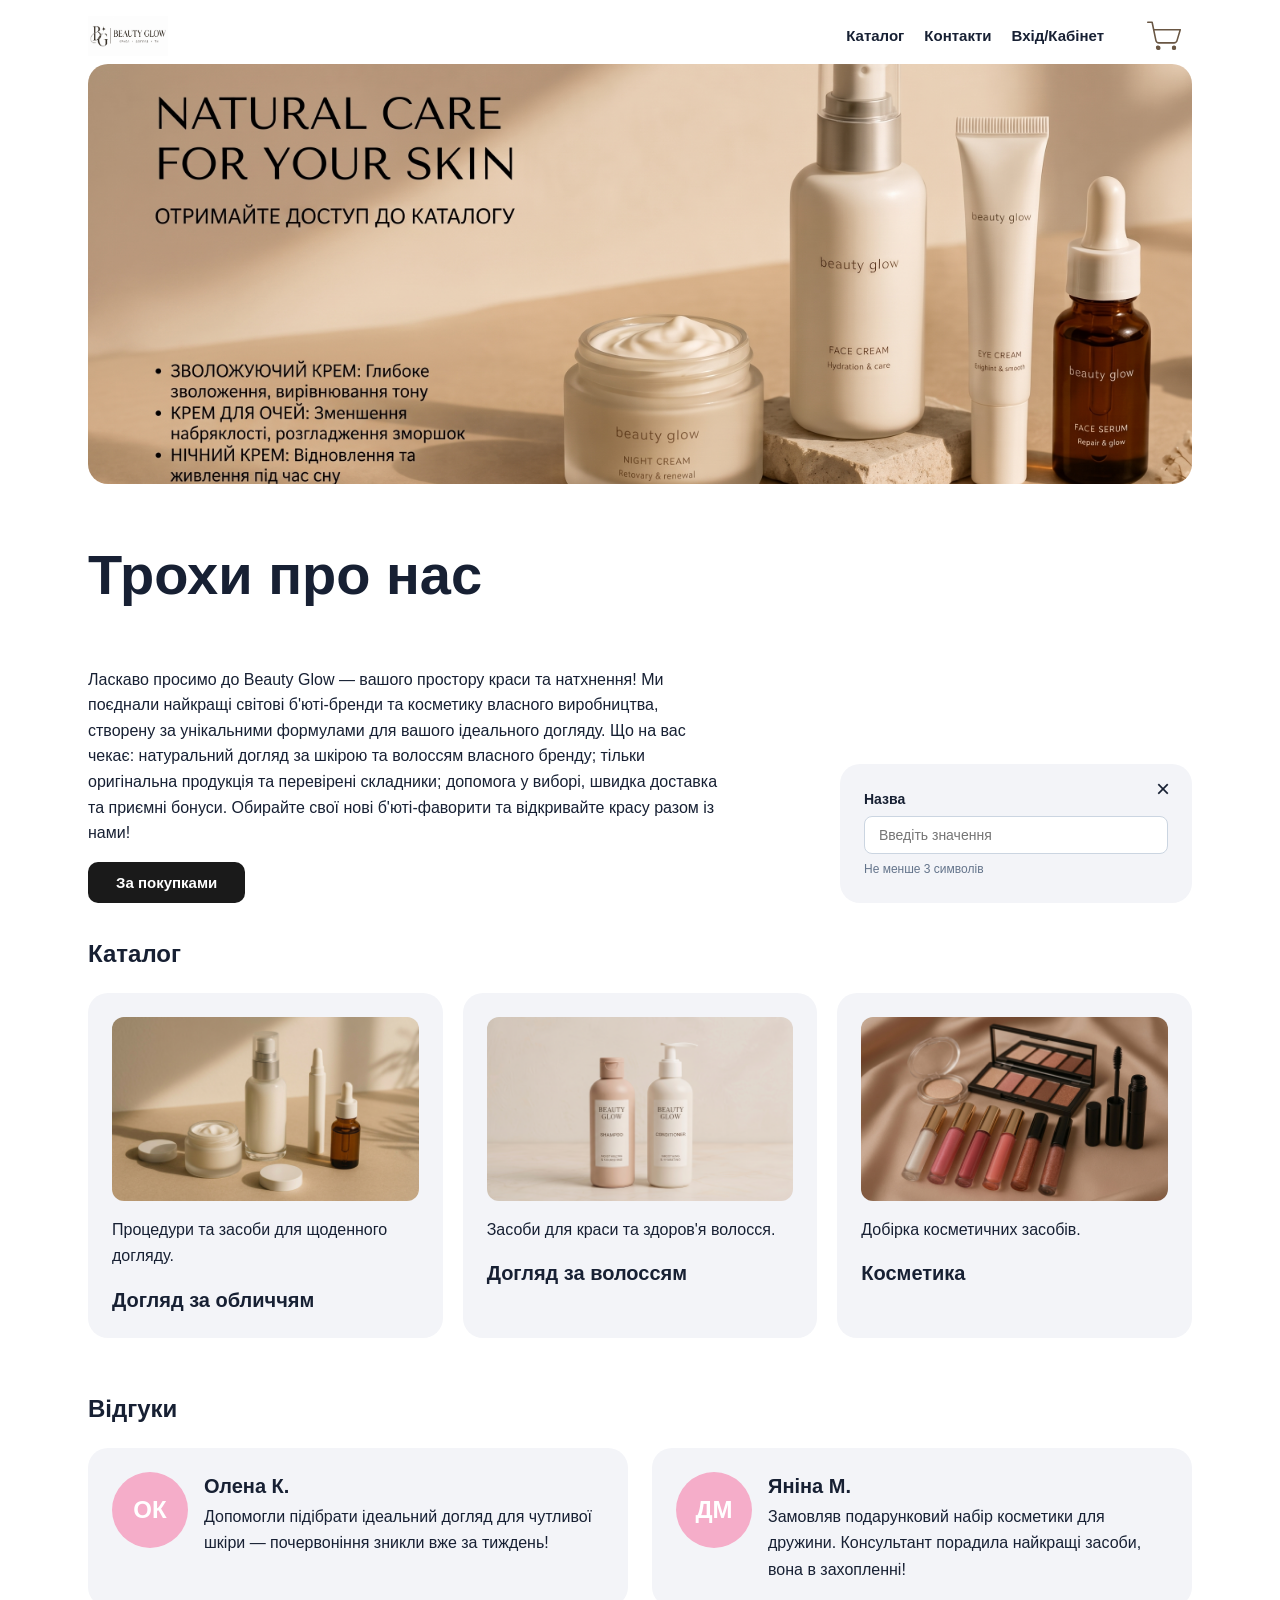
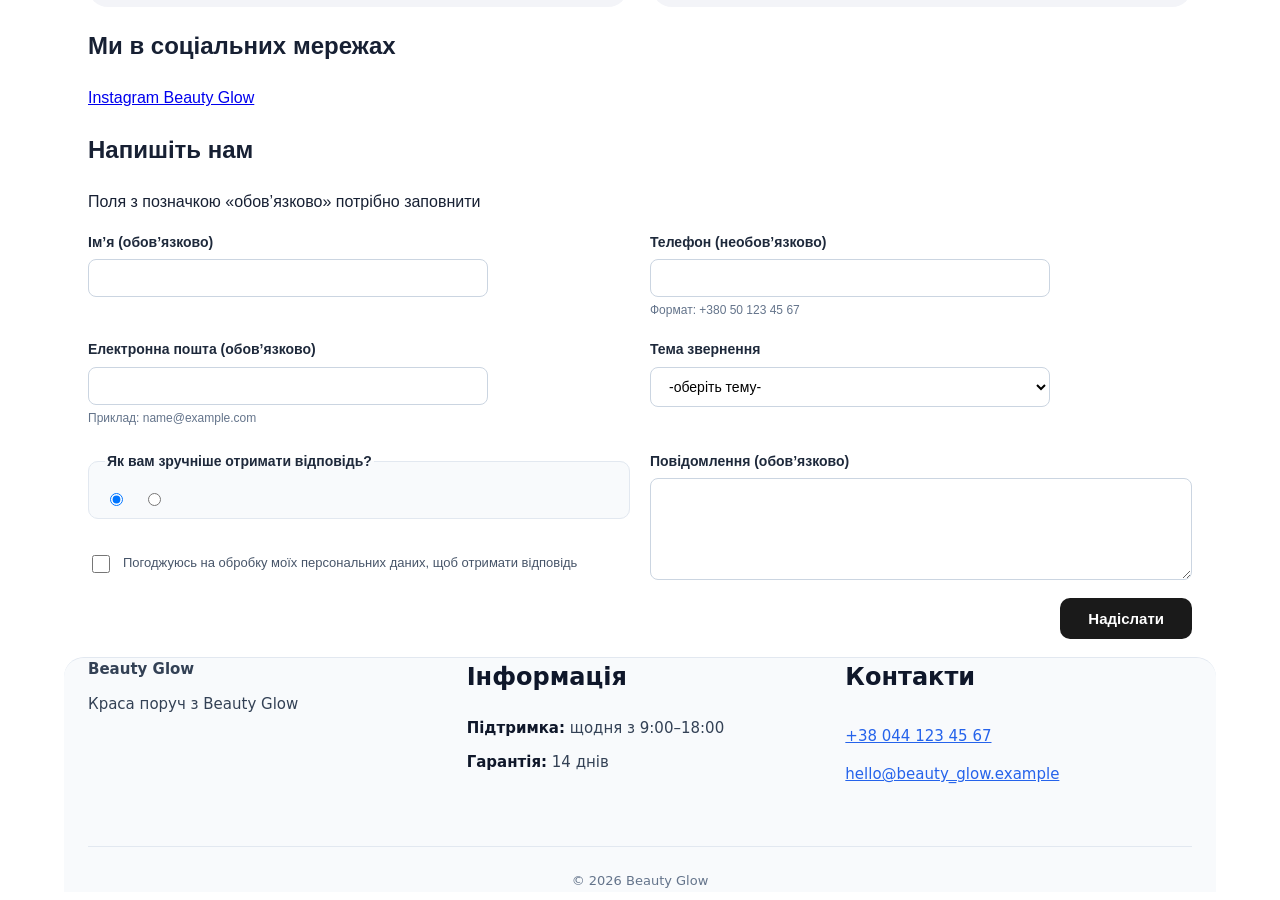
<file: index.html>
<!doctype html>
<html lang="uk">
  <head>
    <meta charset="UTF-8" />
    <meta name="viewport" content="width=device-width, initial-scale=1" />
    <title>Beauty Glow</title>
    <link rel="stylesheet" href="css/style.css" />
  </head>

  <body>
   <header>
      <a href="#top" aria-label="Beauty Glow — на головну">
        <img src="logo.png" alt="Логотип Beauty Glow" width="80" height="40" />
      </a>

      <nav aria-label="Головне меню">
        <ul>
          <li><a href="#catalog">Каталог</a></li>
          <li><a href="#contact">Контакти</a></li>
          <li><a href="#login">Вхід/Кабінет</a></li>
        </ul>
      </nav>

      <button
        type="button"
        aria-label="Відкрити кошик"
        class="cart-btn"
        onclick="location.href = 'koshyk.html'"
      >
        <img src="cart-icon.svg" alt="" />
      </button>
    </header>
    <main>
      <section class="hero-section">
        <div class="hero-image">
          <video
            autoplay
            muted
            loop
            playsinline
            poster="img/promo-poster.jpg"
            width="800"
            height="450"
          >
            <source src="promo.mp4" type="video/mp4" />
          </video>
        </div>
        <div class="hero-content">
          <h1>Трохи про нас</h1>
          <p>
            Ласкаво просимо до Beauty Glow — вашого простору краси та натхнення!
            Ми поєднали найкращі світові б'юті-бренди та косметику власного
            виробництва, створену за унікальними формулами для вашого ідеального
            догляду. Що на вас чекає: натуральний догляд за шкірою та волоссям
            власного бренду; тільки оригінальна продукція та перевірені
            складники; допомога у виборі, швидка доставка та приємні бонуси.
            Обирайте свої нові б'юті-фаворити та відкривайте красу разом із
            нами!
          </p>
          <button type="button" class="btn-primary">За покупками</button>
        </div>

        <div
          id="login-dialog"
          class="floating-box"
          role="dialog"
          aria-label="Форма входу"
        >
          <button type="button" aria-label="Закрити вікно" class="close-btn">
            ×
          </button>
          <form action="/submit" method="post">
            <label for="input-name">Назва</label>
            <input
              id="input-name"
              name="name"
              type="text"
              placeholder="Введіть значення"
              minlength="3"
              required
            />
            <small class="hint">Не менше 3 символів</small>
          </form>
        </div>
      </section>
      <section id="catalog" aria-labelledby="catalog-title">
        <h2 id="catalog-title">Каталог</h2>

        <article>
          <h3>Догляд за обличчям</h3>
          <figure>
            <img
              src="product1.jpg"
              alt="Флакон зволожуючої сироватки для обличчя"
              width="600"
              height="360"
              loading="lazy"
            />
            <figcaption>Процедури та засоби для щоденного догляду.</figcaption>
          </figure>
        </article>

        <article>
          <h3>Догляд за волоссям</h3>
          <figure>
            <img
              src="product2.jpg"
              alt="Набір натуральних шампунів та бальзамів"
              width="600"
              height="360"
              loading="lazy"
            />
            <figcaption>Засоби для краси та здоров'я волосся.</figcaption>
          </figure>
        </article>

        <article>
          <h3>Косметика</h3>
          <figure>
            <img
              src="product3.jpg"
              alt="Палітра декоративної косметики"
              width="600"
              height="360"
              loading="lazy"
            />
            <figcaption>Добірка косметичних засобів.</figcaption>
          </figure>
        </article>
      </section>

      <section
        id="reviews"
        aria-labelledby="reviews-title"
        class="reviews-section"
      >
        <h2 id="reviews-title">Відгуки</h2>

        <div class="reviews-grid">
          <!-- Відгук 1 -->
          <article class="review-card">
            <div class="review-avatar avatar-blue" aria-hidden="true">ОК</div>
            <div class="review-content">
              <h3 class="review-author">Олена К.</h3>
              <p class="review-text">
                Допомогли підібрати ідеальний догляд для чутливої шкіри —
                почервоніння зникли вже за тиждень!
              </p>
            </div>
          </article>

          <!-- Відгук 2 -->
          <article class="review-card">
            <div class="review-avatar avatar-green" aria-hidden="true">ДМ</div>
            <div class="review-content">
              <h3 class="review-author">Яніна М.</h3>
              <p class="review-text">
                Замовляв подарунковий набір косметики для дружини. Консультант
                порадила найкращі засоби, вона в захопленні!
              </p>
            </div>
          </article>
        </div>
      </section>

      <aside aria-label="Соціальні мережі">
        <h2>Ми в соціальних мережах</h2>
        <nav aria-label="Соціальні мережі">
          <a href="#social-instagram">Instagram Beauty Glow</a>
        </nav>
        <p id="social-instagram"></p>
      </aside>
    </main>
    <section id="contact">
      <h2>Напишіть нам</h2>
      <p>Поля з позначкою «обов’язково» потрібно заповнити</p>
      <form action="/send" method="post" id="contact-form" novalidate>
        <p>
          <label for="name">Ім’я (обов’язково)</label>
          <input
            id="name"
            name="name"
            type="text"
            autocomplete="name"
            required
            minlength="2"
            maxlength="80"
          />
        </p>

        <p>
          <label for="email">Електронна пошта (обов’язково)</label>
          <input
            id="email"
            name="email"
            type="email"
            autocomplete="email"
            required
            aria-describedby="email-hint email-error"
          />
          <small id="email-hint"> Приклад: name@example.com</small>
          <small id="email-error"></small>
        </p>

        <p>
          <label for="phone">Телефон (необов’язково)</label>
          <input
            id="phone"
            name="phone"
            type="tel"
            autocomplete="tel"
            inputmode="tel"
            pattern="/+? {0-9}{10,20}"
            aria-describedby="phone-hint"
          />
          <small id="phone-hint"> Формат: +380 50 123 45 67</small>
        </p>
        <fieldset>
          <legend>Як вам зручніше отримати відповідь?</legend>
          <input
            id="by-email"
            type="radio"
            name="reply"
            value="email"
            checked
          />
          <input id="by-phone" type="radio" name="reply" value="phone" />
        </fieldset>
        <p>
          <label for="topic">Тема звернення</label>
          <select id="topic" name="topic">
            <option value="">-оберіть тему-</option>
            <option value="pricing">Питання щодо тарифів</option>
            <option value="partner">Співпраця</option>
            <option value="other">Інше</option>
          </select>
        </p>
        <p>
          <input id="consent" name="consent" type="checkbox" required />
          <label for="consent"
            >Погоджуюсь на обробку моїх персональних даних, щоб отримати
            відповідь</label
          >
        </p>

        <p>
          <label for="message">Повідомлення (обов’язково) </label>
          <textarea
            id="message"
            name="message"
            rows="5"
            required
            minlength="10"
            maxlength="500"
          ></textarea>
        </p>
        <button type="submit">Надіслати</button>
        <p id="form-status" role="status"></p>
      </form>
      <script src="js/form.js"></script>
    </section>
    <footer class="site-footer">
      <div class="footer-cols">
        <div class="footer-col">
          <p class="logo">Beauty Glow</p>
          <p>Краса поруч з Beauty Glow</p>
        </div>
        <div class="footer-col">
          <h2 class="footer-title">Інформація</h2>
          <p><strong>Підтримка:</strong> щодня з 9:00–18:00</p>
          <p><strong>Гарантія:</strong> 14 днів</p>
        </div>
        <div class="footer-col">
          <h2 class="footer-title">Контакти</h2>
          <p>
            <a href="tel:+380441234567">+38 044 123 45 67</a><br />
            <a href="mailto:hello@beauty_glow.example"
              >hello@beauty_glow.example</a
            >
          </p>
        </div>
      </div>
      <p class="copyright">© 2026 Beauty Glow</p>
    </footer>
  </body>
</html>
</file>
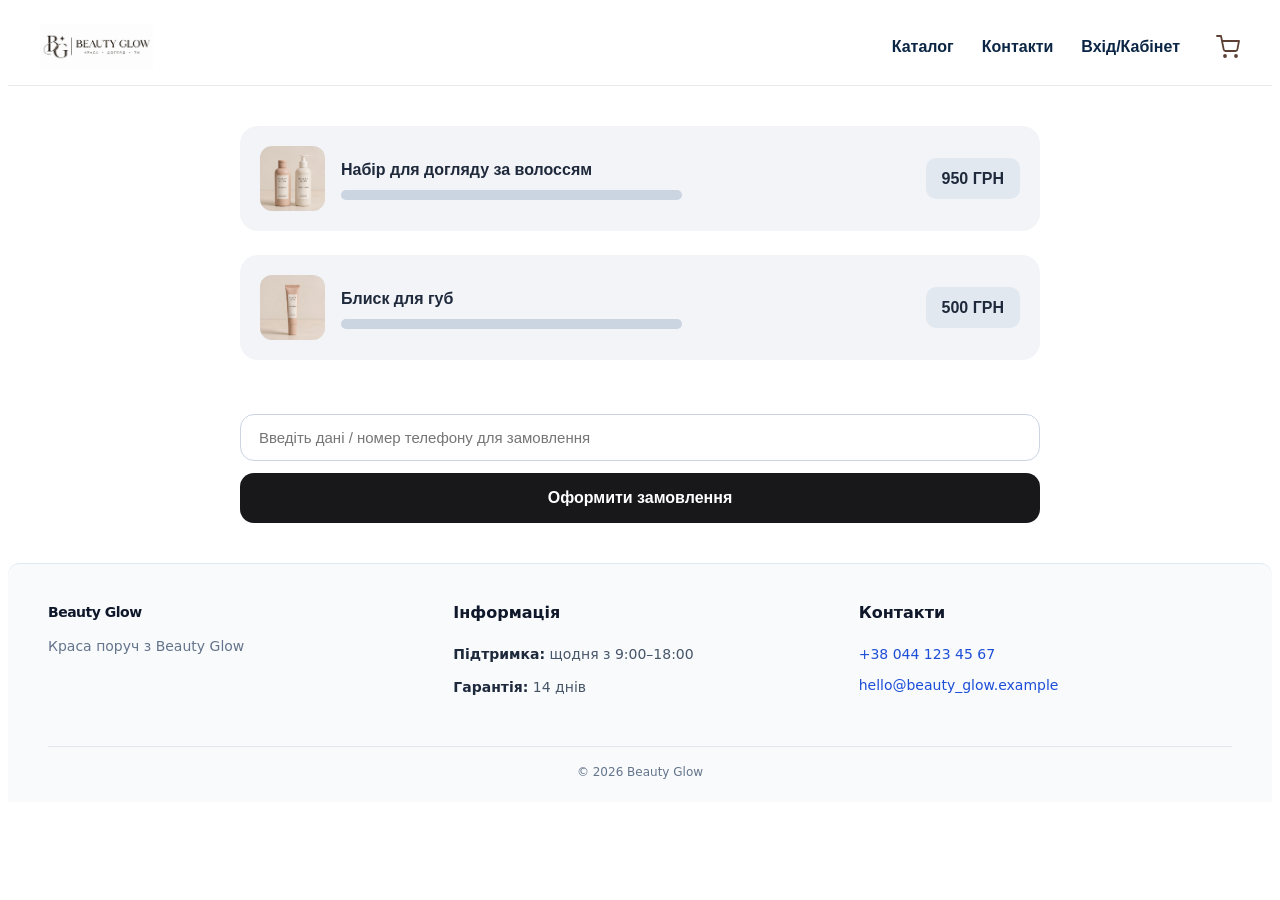
<file: koshyk.html>
<!doctype html>
<html lang="uk">
  <head>
    <meta charset="UTF-8" />
    <meta name="viewport" content="width=device-width, initial-scale=1.0" />
    <title>Кошик — Beauty Glow</title>
    <link rel="stylesheet" href="css/koshyk.css" />
  </head>
  <body>
    <header class="site-header">
      <div class="header-container">
        <a
          href="index.html"
          class="header-logo"
          aria-label="Beauty Glow — на головну"
        >
          <img src="logo.png" alt="Beauty Glow" width="160" height="40" />
        </a>

        <div class="header-actions">
          <nav class="header-nav" aria-label="Головне меню">
            <ul>
              <li><a href="index.html#catalog">Каталог</a></li>
              <li><a href="index.html#contact">Контакти</a></li>
              <li><a href="#login">Вхід/Кабінет</a></li>
            </ul>
          </nav>

          <a href="koshyk.html" class="cart-link" aria-label="Кошик">
            <svg
              width="24"
              height="24"
              viewBox="0 0 24 24"
              fill="none"
              stroke="currentColor"
              stroke-width="1.8"
              stroke-linecap="round"
              stroke-linejoin="round"
            >
              <circle cx="9" cy="21" r="1"></circle>
              <circle cx="20" cy="21" r="1"></circle>
              <path
                d="M1 1h4l2.68 13.39a2 2 0 0 0 2 1.61h9.72a2 2 0 0 0 2-1.61L23 6H6"
              ></path>
            </svg>
          </a>
        </div>
      </div>
    </header>
    <main class="cart-container">
      <div class="cart-items">
        <article class="cart-item">
          <img
            src="product2.jpg"
            alt="Набір для догляду за волоссям"
            class="item-photo"
          />
          <div class="item-info">
            <h3 class="item-title">Набір для догляду за волоссям</h3>
            <div class="skeleton-line medium"></div>
          </div>
          <div class="item-price">950 ГРН</div>
        </article>

        <article class="cart-item">
          <img src="lip_gloss.jpg" alt="Блиск для губ" class="item-photo" />
          <div class="item-info">
            <h3 class="item-title">Блиск для губ</h3>
            <div class="skeleton-line medium"></div>
          </div>
          <div class="item-price">500 ГРН</div>
        </article>
      </div>
      <form class="checkout-form" action="/checkout" method="post">
        <div class="input-group">
          <input
            type="text"
            name="customer_info"
            placeholder="Введіть дані / номер телефону для замовлення"
            required
          />
        </div>
        <button type="submit" class="submit-btn">Оформити замовлення</button>
      </form>
    </main>

    <footer class="site-footer">
      <div class="footer-cols">
        <div class="footer-col">
          <p class="logo">Beauty Glow</p>
          <p>Краса поруч з Beauty Glow</p>
        </div>
        <div class="footer-col">
          <h2 class="footer-title">Інформація</h2>
          <p><strong>Підтримка:</strong> щодня з 9:00–18:00</p>
          <p><strong>Гарантія:</strong> 14 днів</p>
        </div>
        <div class="footer-col">
          <h2 class="footer-title">Контакти</h2>
          <p>
            <a href="tel:+380441234567">+38 044 123 45 67</a><br />
            <a href="mailto:hello@beauty_glow.example"
              >hello@beauty_glow.example</a
            >
          </p>
        </div>
      </div>
      <p class="copyright">© 2026 Beauty Glow</p>
    </footer>
  </body>
</html>
</file>
<file: css/style.css>
input:user-invalid,
textarea:user-invalid {
    border: 2px solid #c0392b
}

input:focus-visible,
textarea:focus-visible,
button:focus-visible {
    outline: 3px solid #2b4fe0;
    outline-offset: 2px
}

/* Шапка */
header {
    display: flex;
    align-items: center;
    gap: 2rem;
    padding: 1rem 0;
}

header>a:first-child {
    display: flex;
    margin-right: auto;
}

header nav ul {
    display: flex;
    align-items: center;
    gap: 1.5rem;
    margin: 0;
    padding: 0;
    list-style: none;
}

header nav a {
    color: #172033;
    font-size: 15px;
    font-weight: 600;
    text-decoration: none;
}

header nav a:hover {
    text-decoration: underline;
}

.cart-btn {
    display: flex;
    align-items: center;
    justify-content: center;
    padding: 8px;
    background: transparent;
    border: 0;
    border-radius: 10px;
    cursor: pointer;
    text-decoration: none;
}

.cart-btn:hover {
    background: #f3f4f8;
}

.cart-btn img {
    display: block;
    width: 40px;
    height: 40px;
}

@media (max-width: 600px) {
    header {
        flex-wrap: wrap;
        gap: 1rem;
    }

    header nav ul {
        gap: 1rem;
    }
}

/*Базові стилі та доступність  */
input:user-invalid,
textarea:user-invalid {
    border: 2px solid #c0392b;
}

input:focus-visible,
textarea:focus-visible,
button:focus-visible,
a:focus-visible {
    outline: 3px solid #2b4fe0;
    outline-offset: 2px;
}
/* Каталог: 3 картки в ряд */
#catalog {
    display: grid;
    grid-template-columns: repeat(3, minmax(0, 1fr));
    gap: 2rem;
    padding: 2rem 0;
}

#catalog h2 {
    grid-column: 1 / -1;
    margin: 0;
}

#catalog article {
    display: flex;
    flex-direction: column;
    gap: 1rem;
    min-width: 0;
    padding: 1.5rem;
    background: #f3f4f8;
    border: 0;
    border-radius: 20px;
    box-sizing: border-box;
}

#catalog article h3 {
    margin: 0;
    order: 2;
    color: #172033;
    font-size: 1.25rem;
    font-weight: 700;
    line-height: 1.4;
}

#catalog figure {
    margin: 0;
    order: 1;
}

#catalog figure img {
    display: block;
    width: 100%;
    height: auto;
    aspect-ratio: 5 / 3;
    object-fit: cover;
    border-radius: 12px;
}

#catalog figcaption {
    margin-top: 1rem;
    color: #172033;
    font-size: 1rem;
    line-height: 1.65;
}

@media (max-width: 900px) {
    #catalog {
        grid-template-columns: repeat(2, minmax(0, 1fr));
    }
}

@media (max-width: 600px) {
    #catalog {
        grid-template-columns: 1fr;
    }
}
Відгуки 
#reviews.reviews-section {
    display: block;
    width: min(100% - 40px, 1200px);
    margin: 0 auto;
    padding: 2rem 0;
    box-sizing: border-box;
}

#reviews .reviews-grid {
    display: grid;
    grid-template-columns: repeat(2, minmax(0, 1fr));
    gap: 1.5rem;
    align-items: stretch;
}

#reviews .review-card {
    display: flex;
    flex-direction: row;
    align-items: flex-start;
    gap: 1rem;
    min-width: 0;
    padding: 1.5rem;
    background: #f3f4f8;
    border: 0;
    border-radius: 20px;
    box-sizing: border-box;
}

#reviews .review-avatar {
    display: flex;
    flex: 0 0 76px;
    width: 76px;
    height: 76px;
    align-items: center;
    justify-content: center;
    border-radius: 50%;
    background-color: #F5ADC9;
    color: #ffffff;
    font-size: 1.5rem;
    font-weight: 700;
    line-height: 1;
}

#reviews .review-content {
    min-width: 0;
}

#reviews .review-author {
    margin: 0 0 0.25rem;
    color: #172033;
    font-size: 1.25rem;
    font-weight: 700;
    line-height: 1.4;
}

#reviews .review-text {
    margin: 0;
    color: #172033;
    font-size: 1rem;
    line-height: 1.65;
}

@media (max-width: 700px) {
    #reviews .reviews-grid {
        grid-template-columns: 1fr;
    }
}

@media (max-width: 420px) {
    #reviews.reviews-section {
        width: min(100% - 28px, 1200px);
    }

    #reviews .review-card {
        padding: 1rem;
        gap: 0.8rem;
    }

    #reviews .review-avatar {
        flex-basis: 58px;
        width: 58px;
        height: 58px;
        font-size: 1.15rem;
    }
}

/* Єдиний контейнер  */
header,
main,
#contact,
.site-footer {
    width: min(100% - 40px, 1440px);
    max-width: none;
    margin-left: auto;
    margin-right: auto;
    box-sizing: border-box;
}

header {
    padding-left: 0;
    padding-right: 0;
}

#contact {
    padding-left: 0;
    padding-right: 0;
}

#reviews.reviews-section {
    width: 100%;
}

.footer-cols,
.site-footer .copyright {
    max-width: none;
}

#contact-form {
    max-width: none;
}

/* Кнопка головної дії — чорна, як «Надіслати» */
.btn-primary {
    background-color: #1a1a1a;
    color: #ffffff;
    font-size: 15px;
    font-weight: 600;
    padding: 12px 28px;
    border: none;
    border-radius: 10px;
    cursor: pointer;
    transition: transform 0.1s ease, opacity 0.2s ease;
}

.btn-primary:hover {
    opacity: 0.85;
}

.btn-primary:active {
    transform: scale(0.98);
}

/* Вікно входу у стилі карток сайту */
.hero-section {
    position: relative;
}

.floating-box {
    position: absolute;
    top: 1.5rem;
    right: 0;
    width: min(100%, 22rem);
    padding: 1.5rem;
    background: #f3f4f8;
    border-radius: 20px;
    box-sizing: border-box;
}

.floating-box form {
    display: flex;
    flex-direction: column;
    gap: 0.35rem;
}

.floating-box label {
    color: #172033;
    font-size: 14px;
    font-weight: 600;
}

.floating-box input {
    width: 100%;
    padding: 10px 14px;
    font-size: 14px;
    border: 1px solid #cbd5e1;
    border-radius: 8px;
    background: #ffffff;
    box-sizing: border-box;
}

.floating-box .hint {
    color: #64748b;
    font-size: 12px;
}

.floating-box .close-btn {
    position: absolute;
    top: 0.75rem;
    right: 1rem;
    background: transparent;
    border: none;
    font-size: 1.5rem;
    line-height: 1;
    color: #172033;
    cursor: pointer;
}

@media (max-width: 900px) {
    .floating-box {
        position: static;
        margin-top: 1.5rem;
    }
}

/* Відео на всю ширину */
.hero-section {
    display: grid;
    grid-template-columns: 1fr auto;
    column-gap: 2rem;
    align-items: end;
    position: static;
}

.hero-image {
    grid-column: 1 / -1;
}

.hero-image video {
    width: 100%;
    height: 420px;
    object-fit: cover;
    object-position: center;
    display: block;
    border-radius: 20px;
}

/* Заголовок і кнопка зліва */
.hero-content {
    grid-column: 1;
    grid-row: 2;
    max-width: 40rem;
}

/* Вікно входу справа, навпроти кнопки */
.floating-box {
    grid-column: 2;
    grid-row: 2;
    justify-self: end;
    position: relative;
    top: auto;
    right: auto;
    align-self: end;
    width: 22rem;
}

@media (max-width: 900px) {
    .hero-section {
        grid-template-columns: 1fr;
    }

    .hero-content,
    .floating-box {
        grid-column: 1;
        grid-row: auto;
        width: 100%;
    }

    .floating-box {
        margin-top: 1.5rem;
    }
}
/* Єдиний стиль тексту */
html {
    font-family: Arial, Helvetica, sans-serif;
}

body,
button,
input,
select,
textarea {
    font-family: inherit;
}

body {
    color: #172033;
    line-height: 1.6;
}

h1,
h2,
h3,
p,
a,
label,
button,
figcaption {
    font-family: inherit;
}
   

   /* Налаштування сітки CSS Grid */
   #contact-form {
       display: grid;
       grid-template-columns: 1fr;
       /* 1 колонка для мобільних */
       gap: 18px 20px;
   }

   #contact-form p {
       margin: 0;
       display: flex;
       flex-direction: column;
   }

   /* Заголовки над полями */
   #contact-form label,
   #contact-form legend {
       font-size: 14px;
       font-weight: 600;
       margin-bottom: 6px;
       color: #1e293b;
   }

   /* Поля введення */
   #contact-form input[type="text"],
   #contact-form input[type="email"],
   #contact-form input[type="tel"],
   #contact-form select,
   #contact-form textarea {
       width: 100%;
       padding: 10px 14px;
       font-size: 14px;
       border: 1px solid #cbd5e1;
       border-radius: 8px;
       background-color: #ffffff;
       box-sizing: border-box;
       transition: border-color 0.2s, box-shadow 0.2s;
       outline: none;
   }

   #contact-form input[type="text"]:focus,
   #contact-form input[type="email"]:focus,
   #contact-form input[type="tel"]:focus,
   #contact-form select:focus,
   #contact-form textarea:focus {
       border-color: #1d4ed8;
       box-shadow: 0 0 0 3px rgba(29, 78, 216, 0.15);
   }

   #contact-form small {
       font-size: 12px;
       color: #64748b;
       margin-top: 4px;
   }

   /* Блок радіокнопок */
   #contact-form fieldset {
       border: 1px solid #e2e8f0;
       border-radius: 10px;
       padding: 12px 16px;
       margin: 0;
       display: flex;
       align-items: center;
       gap: 16px;
       background-color: #f8fafc;
   }

   #contact-form fieldset input[type="radio"] {
       margin-right: 4px;
       cursor: pointer;
   }

   /* Чекбокс згоди */
   #contact-form p:has(#consent) {
       flex-direction: row;
       align-items: center;
       gap: 10px;
   }

   #contact-form input[type="checkbox"] {
       width: 18px;
       height: 18px;
       accent-color: #1d4ed8;
       cursor: pointer;
   }

   #contact-form p:has(#consent) label {
       margin-bottom: 0;
       font-weight: 400;
       font-size: 13px;
       color: #475569;
       cursor: pointer;
   }

   /* Текстове поле «Повідомлення» */
   #contact-form textarea {
       min-height: 100px;
       resize: vertical;
   }

   /* Чорна кнопка «Надіслати» */
   #contact-form button[type="submit"] {
       justify-self: start;
       background-color: #1a1a1a;
       color: #ffffff;
       font-size: 15px;
       font-weight: 600;
       padding: 12px 28px;
       border: none;
       border-radius: 10px;
       cursor: pointer;
       transition: background-color 0.2s ease, transform 0.1s ease;
   }

   #contact-form button[type="submit"]:hover {
       background-color: #1a1a1a;
   }

   #contact-form button[type="submit"]:active {
       transform: scale(0.98);
   }
   /* Єдиний контейнер  */
   header,
   main,
   #contact,
   .site-footer {
       width: min(100% - 40px, 1440px);
       max-width: none;
       margin-left: auto;
       margin-right: auto;
       box-sizing: border-box;
   }

   header {
       padding-left: 0;
       padding-right: 0;
   }

   #contact {
       padding-left: 0;
       padding-right: 0;
   }

   #reviews.reviews-section {
       width: 100%;
   }

   .footer-cols,
   .site-footer .copyright {
       max-width: none;
   }

   #contact-form {
       max-width: none;
   }
  /* Сітка ПК та десктопів (ширина від 640px)*/
  @media (min-width: 640px) {
      #contact-form {
          grid-template-columns: 1fr 1fr;
          
      }

      
      #contact-form p:has(#name) {
          grid-column: 1;
          grid-row: 1;
      }

      #contact-form p:has(#phone) {
          grid-column: 2;
          grid-row: 1;
      }

      
      #contact-form p:has(#email) {
          grid-column: 1;
          grid-row: 2;
      }

      #contact-form p:has(#topic) {
          grid-column: 2;
          grid-row: 2;
      }

      /*  Радіокнопки зліва, Повідомлення справа  */
      #contact-form fieldset {
          grid-column: 1;
          grid-row: 3;
          align-self: start;
      }

      #contact-form p:has(#message) {
          grid-column: 2;
          grid-row: 3 / span 2;
      }

      /*  Чекбокс під радіокнопками зліва */
      #contact-form p:has(#consent) {
          grid-column: 1;
          grid-row: 4;
      }

      /*  Кнопка «Надіслати» справа під Повідомленням  */
      #contact-form button[type="submit"] {
          grid-column: 2;
          grid-row: 5;
          justify-self: end;
      }

      #form-status {
          grid-column: span 2;
      }
  }

  .site-footer {
      margin-top: 40px;
      padding: 36px 40px 20px;
      background: #f8fafc;
      border-top: 1px solid #e2e8f0;
      border-radius: 12px 12px 0 0;
      box-sizing: border-box;

      font-family: system-ui, -apple-system, BlinkMacSystemFont,
          "Segoe UI", Roboto, sans-serif;
      color: #1e293b;
  }

  /*Підвал */
  .site-footer {
      margin-top: 60px;
      padding: 60px 40px 30px;
      background-color: #f8fafc;
      border-radius: 20px 20px 0 0;
      box-sizing: border-box;
      font-family: system-ui, -apple-system, BlinkMacSystemFont, "Segoe UI", Roboto, sans-serif;
      color: #1e293b;
  }

  /* Сітка з 3 колонок */
  .site-footer .footer-cols {
      display: grid;
      grid-template-columns: repeat(3, 1fr);
      gap: 32px;
      align-items: start;
  }

  /* Логотип та слоган */
  .site-footer .logo {
      margin: 0 0 24px 0;
      color: #1e293b;
      font-size: 16px;
      font-weight: 600;
  }

  .site-footer .footer-cols>div:first-child p:last-child {
      margin: 0;
      color: #334155;
      font-size: 15px;
  }

  /* Заголовки Другої та Третьої колонок */
  .site-footer .footer-title {
      margin: 0 0 20px 0;
      color: #0f172a;
      font-size: 24px;
      font-weight: 700;
  }

  /* Текст та посилання в колонках */
  .site-footer .footer-cols p {
      margin: 0 0 12px 0;
      font-size: 15px;
      color: #334155;
      line-height: 1.5;
  }

  .site-footer strong {
      color: #0f172a;
      font-weight: 600;
  }

  .site-footer a {
      color: #2563eb;
      text-decoration: underline;
  }

  .site-footer a:hover {
      color: #1d4ed8;
  }

  /* Нижній рядок  */
  .site-footer .copyright {
      margin: 40px 0 0 0;
      padding-top: 24px;
      border-top: 1px solid #e2e8f0;
      color: #64748b;
      font-size: 13px;
      text-align: center;
  }

  /* Адаптивність для мобільних пристроїв */
  @media (max-width: 768px) {
      .site-footer .footer-cols {
          grid-template-columns: 1fr;
          gap: 24px;
      }
  }
  .container,
  header,
  main,
  #contact,
  .site-footer {
      max-width: 72rem;
      margin: 0 auto;
      padding: 0 1rem;
      box-sizing: border-box;
  }

  @media (min-width: 48rem) {

      .container,
      header,
      main,
      #contact,
      .site-footer {
          padding: 0 1.5rem;
      }
  }

  /*  Шапка й меню */
  .header-inner,
  header,
  .site-header .header-container {
      display: flex;
      flex-wrap: wrap;
      justify-content: space-between;
      align-items: center;
      gap: 0.5rem 2rem;
  }

  .menu,
  header nav ul,
  .header-nav ul {
      display: flex;
      flex-wrap: wrap;
      gap: 0 1.25rem;
      list-style: none;
      margin: 0;
      padding: 0;
  }

  .menu a,
  header nav a,
  .header-nav a {
      display: inline-block;
      padding: 0.5rem 0;
      min-width: 1.5rem;
     
      min-height: 1.5rem;
     
  }

  /*  Перший екран */
  .hero-section {
      display: grid;
      grid-template-columns: 1fr auto;
      column-gap: 2rem;
      align-items: end;
  }

  .hero-image {
      grid-column: 1 / -1;
  }

  .hero-image video {
      width: 100%;
      height: 420px;
      object-fit: cover;
      object-position: center;
      display: block;
      border-radius: 20px;
  }

  .hero-content {
      grid-column: 1;
      grid-row: 2;
      max-width: 40rem;
  }

  .floating-box {
      grid-column: 2;
      grid-row: 2;
      justify-self: end;
      position: relative;
      align-self: end;
      width: 22rem;
  }

  @media (max-width: 56.25rem) {

      /* 900px */
      .hero-section {
          grid-template-columns: 1fr;
      }

      .hero-content,
      .floating-box {
          grid-column: 1;
          grid-row: auto;
          width: 100%;
      }

      .floating-box {
          margin-top: 1.5rem;
      }
  }

  h1 {
      font-size: clamp(1.75rem, 1rem + 4vw, 3.5rem);
  }

  /* Програма / таблиця / кошик */
  .table-wrap {
      overflow-x: auto;
  }

  .schedule {
      width: 100%;
      min-width: 40rem;
  }

  /*  Спікери / Каталог товарів */
  .speakers,
  #catalog {
      display: grid;
      grid-template-columns: 1fr;
      gap: 1.25rem;
  }

  @media (min-width: 30rem) {

      .speakers,
      #catalog {
          grid-template-columns: repeat(2, 1fr);
      }
  }

  @media (min-width: 64rem) {

      .speakers,
      #catalog {
          grid-template-columns: repeat(3, 1fr);
      }
  }

  /*  Форма */
  .field input,
  #contact-form input[type="text"],
  #contact-form input[type="email"],
  #contact-form input[type="tel"],
  #contact-form select,
  .floating-box input {
      width: 100%;
      max-width: 25rem;
      box-sizing: border-box;
  }

  /* Підвал */
  .footer-links,
  .footer-cols {
      display: flex;
      flex-wrap: wrap;
      gap: 0 1.5rem;
  }

  .footer-links a,
  .site-footer a {
      display: inline-block;
      padding: 0.5rem 0;
  }

  /* Темна тема */
  @media (prefers-color-scheme: dark) {
      :root {
          --bg: #12141b;
          --surface: #1c2030;
          --text: #e8eaf2;
          --muted: #a9aec2;
          --line: #343a4f;
          --accent: #8fa8ff;
          --accent-ink: #0c1020;
          --green: #58d3b0;
      }

      body {
          background-color: var(--bg);
          color: var(--text);
      }

      #catalog article,
      .review-card,
      .floating-box,
      .cart-item {
          background-color: var(--surface);
          color: var(--text);
      }

      h1,
      h2,
      h3,
      label,
      .site-footer .footer-title {
          color: var(--text);
      }
  }

  /* Менше руху */
  @media (prefers-reduced-motion: reduce) {
      html {
          scroll-behavior: auto;
      }

      .btn-pulse,
      .btn-primary,
      .submit-btn {
          animation: none;
          transition: none;
      }
  }

  /* Друк */
  @media print {
      :root {
          --bg: #ffffff;
          --surface: #ffffff;
          --text: #000000;
          --muted: #333333;
          --line: #999999;
          --accent: #1636b0;
          --green: #0b7a63;
      }

      nav,
      header nav,
      .hero-img,
      .hero-image video,
      .btn,
      .btn-primary,
      .cart-btn,
      #register,
      #login-dialog,
      #contact-form {
          display: none !important;
      }

      .table-wrap {
          overflow: visible;
      }

      .schedule {
          min-width: 0;
      }

      h2 {
          break-after: avoid;
      }

      tr,
      .speaker,
      #catalog article,
      .review-card {
          break-inside: avoid;
      }
  }
</file>
<file: css/koshyk.css>
@charset "UTF-8";

/* ==========================================
   Шапка сайту (Header)
   ========================================== */
.site-header {
    width: 100%;
    background-color: #ffffff;
    border-bottom: 1px solid #eaeaea;
    padding: 16px 0;
}

.header-container {
    max-width: 1200px;
    margin: 0 auto;
    padding: 0 24px;
    display: flex;
    align-items: center;
    justify-content: space-between;
}

/* Логотип */
.header-logo img {
    display: block;
    height: auto;
    max-height: 45px;
    width: auto;
    object-fit: contain;
}

/* Блок навігації та кошика */
.header-actions {
    display: flex;
    align-items: center;
    gap: 36px;
}

/* Меню посилань */
.header-nav ul {
    display: flex;
    align-items: center;
    list-style: none;
    margin: 0;
    padding: 0;
    gap: 28px;
}

.header-nav a {
    text-decoration: none;
    color: #0b2545;
    font-size: 16px;
    font-weight: 700;
    transition: color 0.2s ease;
}

.header-nav a:hover {
    color: #5c4033;
}

/* Іконка кошика */
.cart-link {
    display: inline-flex;
    align-items: center;
    justify-content: center;
    color: #5c4033;
    text-decoration: none;
    transition: transform 0.2s ease, color 0.2s ease;
}

.cart-link:hover {
    transform: scale(1.05);
    color: #3b2820;
}

/* Адаптивність для мобільних пристроїв */
@media (max-width: 768px) {
    .header-container {
        padding: 0 16px;
    }

    .header-actions {
        gap: 16px;
    }

    .header-nav ul {
        gap: 14px;
    }

    .header-nav a {
        font-size: 14px;
    }
}

/* ==========================================
   Загальний контейнер кошика
   ========================================== */
.cart-container {
    max-width: 800px;
    margin: 40px auto;
    padding: 0 20px;
    display: flex;
    flex-direction: column;
    gap: 20px;
}

/* Окремі картки товарів */
.cart-item {
    display: flex;
    align-items: center;
    gap: 16px;
    margin-bottom: 24px;
    background-color: #f3f4f8;
    padding: 20px;
    border-radius: 18px;
    box-sizing: border-box;
}

.cart-item .item-photo {
    width: 65px;
    height: 65px;
    object-fit: cover;
    border-radius: 12px;
    flex-shrink: 0;
}

.item-info {
    flex: 1;
    display: flex;
    flex-direction: column;
    gap: 8px;
}

.item-title {
    margin: 0;
    font-size: 16px;
    font-weight: 700;
    color: #1e293b;
}

.skeleton-line {
    height: 10px;
    background-color: #cbd5e1;
    border-radius: 6px;
}

.skeleton-line.full {
    width: 100%;
}

.skeleton-line.medium {
    width: 60%;
}

.item-price {
    font-weight: 700;
    color: #1e293b;
    background-color: #e2e8f0;
    padding: 8px 16px;
    border-radius: 10px;
}

/* Форма та поля вводу */
.checkout-form {
    display: flex;
    flex-direction: column;
    gap: 12px;
    margin-top: 10px;
}

.input-group input {
    width: 100%;
    padding: 14px 18px;
    border: 1px solid #cbd5e1;
    border-radius: 14px;
    font-size: 15px;
    box-sizing: border-box;
    outline: none;
    transition: border-color 0.2s ease;
}

.input-group input:focus {
    border-color: #1e293b;
}

/* Кнопка оформлення замовлення */
.submit-btn {
    width: 100%;
    padding: 16px;
    background-color: #18181b;
    color: #ffffff;
    border: none;
    border-radius: 14px;
    font-size: 16px;
    font-weight: 600;
    cursor: pointer;
    transition: background-color 0.2s ease;
}

.submit-btn:hover {
    background-color: #27272a;
}

/* ==========================================
   Підвал (Footer)
   ========================================== */
.site-footer {
    margin-top: 40px;
    padding: 36px 40px 20px;
    background: #f8fafc;
    border-top: 1px solid #e2e8f0;
    border-radius: 12px 12px 0 0;
    box-sizing: border-box;
    font-family: system-ui, -apple-system, BlinkMacSystemFont, "Segoe UI", Roboto, sans-serif;
    color: #1e293b;
}

/* Три основні блоки підвалу */
.footer-cols {
    display: grid;
    grid-template-columns: repeat(3, minmax(0, 1fr));
    gap: 32px;
    max-width: 1200px;
    margin: 0 auto;
}

/* Назва магазину */
.site-footer .logo {
    margin: 0 0 10px;
    color: #0f172a;
    font-size: 22px;
    font-weight: 750;
    letter-spacing: -0.5px;
}

/* Слоган */
.site-footer .footer-cols > div:first-child p:last-child {
    margin: 0;
    color: #64748b;
    font-size: 14px;
    line-height: 1.7;
}

/* Заголовки блоків */
.site-footer .footer-title {
    margin: 0 0 16px;
    color: #0f172a;
    font-size: 16px;
    font-weight: 700;
}

/* Інформація та контакти */
.site-footer .footer-cols p {
    font-size: 14px;
    line-height: 1.8;
}

.site-footer .footer-cols > div:nth-child(2) p {
    margin: 0 0 8px;
    color: #475569;
}

.site-footer strong {
    color: #1e293b;
    font-weight: 600;
}

/* Посилання у підвалі */
.site-footer a {
    display: inline-block;
    margin-bottom: 6px;
    color: #1d4ed8;
    text-decoration: none;
    transition: color 0.2s ease;
    overflow-wrap: anywhere;
}

.site-footer a:hover {
    color: #1e40af;
    text-decoration: underline;
}

/* Нижній рядок із копірайтом */
.site-footer .copyright {
    max-width: 1200px;
    margin: 28px auto 0;
    padding-top: 16px;
    border-top: 1px solid #e2e8f0;
    color: #64748b;
    font-size: 12px;
    text-align: center;
}

/* ==========================================
   Загальні налаштування шрифтів
   ========================================== */
html {
    font-family: Arial, Helvetica, sans-serif;
}

body, button, input, select, textarea {
    font-family: inherit;
}

body {
    color: #172033;
    line-height: 1.6;
}

/* ==========================================
   Темна тема
   ========================================== */
@media (prefers-color-scheme: dark) {
    :root {
        --bg: #12141b;
        --surface: #1c2030;
        --text: #e8eaf2;
        --muted: #a9aec2;
        --line: #343a4f;
        --accent: #8fa8ff;
    }

    body {
        background-color: var(--bg);
        color: var(--text);
    }

    .cart-item {
        background-color: var(--surface);
        color: var(--text);
    }
   @media (max-width: 768px) {
    .header-container {
        padding: 0 16px;
        display: flex;
        justify-content: space-between;
        align-items: center;
    /* Кнопка гамбургер-меню (за замовчуванням прихована) */
.burger-btn {
    display: none;
    flex-direction: column;
    justify-content: space-between;
    width: 24px;
    height: 18px;
    background: transparent;
    border: none;
    cursor: pointer;
    padding: 0;
}

.burger-btn span {
    width: 100%;
    height: 2px;
    background-color: #0b2545;
    border-radius: 2px;
}

/* Правила адаптивності для мобільних пристроїв (екрани до 768px) */
@media (max-width: 768px) {
    .site-header .header-container {
        padding: 0 16px;
        display: flex;
        justify-content: space-between;
        align-items: center;
    }

    /* Приховуємо текстові посилання меню на мобільному */
    .header-nav {
        display: none;
    }

    .header-actions {
        display: flex;
        align-items: center;
        gap: 16px;
    }

    /* Відображаємо гамбургер-кнопку тільки на мобільних */
    .burger-btn {
        display: flex;
    }
}

    .site-footer .footer-title {
        color: var(--text);
    }
}
</file>
